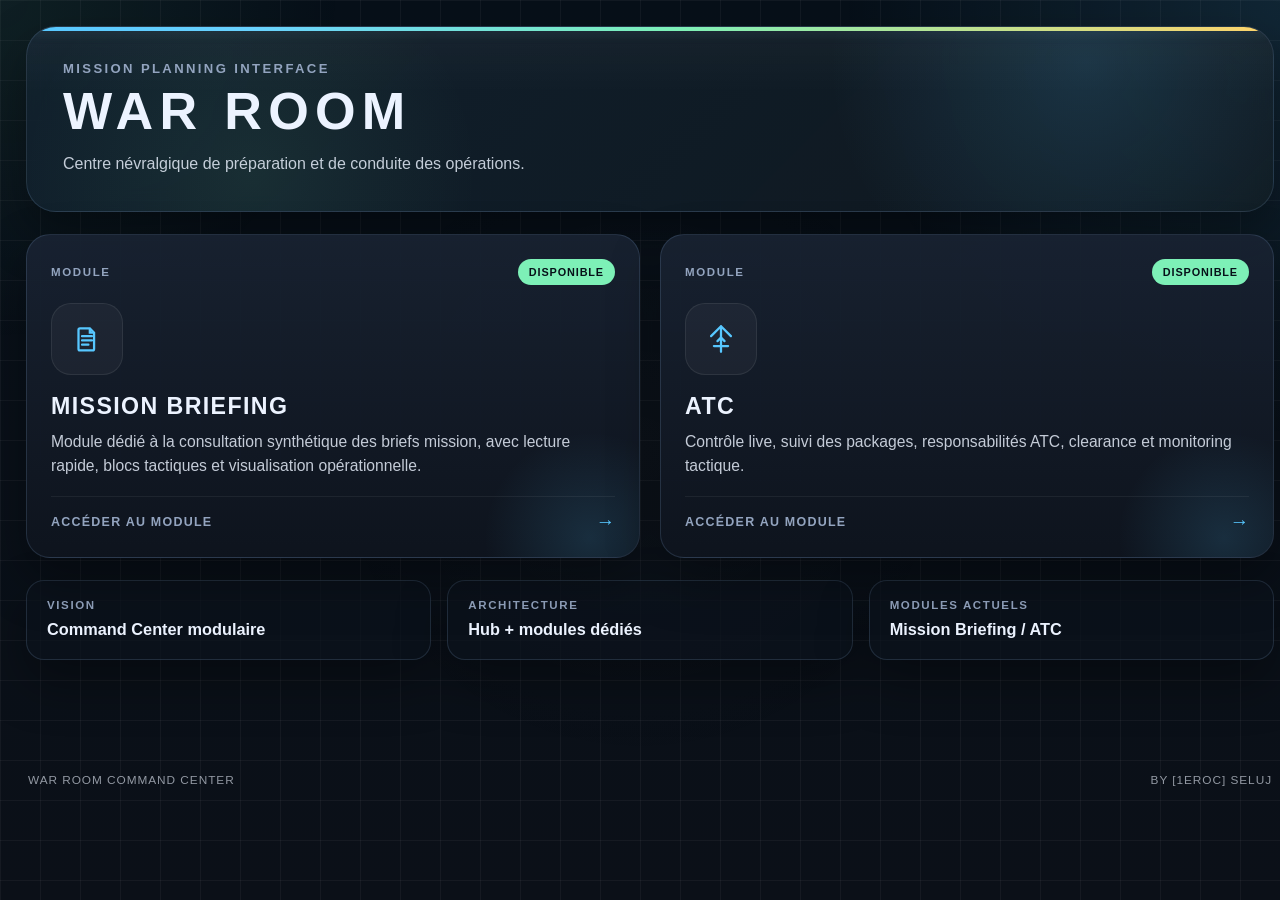
<file: index.html>
<!DOCTYPE html>
<html lang="fr">
<head>
  <meta charset="UTF-8" />
  <meta name="viewport" content="width=device-width, initial-scale=1.0" />
  <title>WAR ROOM · Command Center</title>
  <link rel="stylesheet" href="./style.css" />
</head>
<body>
  <div class="app-shell">
    <header class="hero">
      <div class="hero-topline">Mission Planning Interface</div>
      <h1 class="hero-title">WAR ROOM</h1>
      <p class="hero-subtitle">
        Centre névralgique de préparation et de conduite des opérations.
      </p>
    </header>

    <main class="hub-grid">
      <a class="hub-card" href="./mission-briefing/index.html" aria-label="Ouvrir le module Mission Briefing">
        <div class="hub-card-glow"></div>
        <div class="hub-card-head">
          <div class="hub-kicker">Module</div>
          <div class="hub-status status-ready">Disponible</div>
        </div>

        <div class="hub-icon" aria-hidden="true">
          <svg viewBox="0 0 24 24" fill="none">
            <path d="M7 4.5h7l3 3V19a1 1 0 0 1-1 1H7a1 1 0 0 1-1-1V5.5a1 1 0 0 1 1-1Z" stroke="currentColor" stroke-width="1.6"/>
            <path d="M14 4.5v3h3" stroke="currentColor" stroke-width="1.6"/>
            <path d="M8.5 10h7M8.5 13h7M8.5 16h4.5" stroke="currentColor" stroke-width="1.6" stroke-linecap="round"/>
          </svg>
        </div>

        <div class="hub-card-body">
          <h2 class="hub-card-title">Mission Briefing</h2>
          <p class="hub-card-text">
            Module dédié à la consultation synthétique des briefs mission, avec lecture rapide, blocs tactiques et visualisation opérationnelle.
          </p>
        </div>

        <div class="hub-card-footer">
          <span class="hub-action">Accéder au module</span>
          <span class="hub-arrow" aria-hidden="true">→</span>
        </div>
      </a>

      <a class="hub-card" href="./atc/index.html" aria-label="Ouvrir le module ATC">
        <div class="hub-card-glow"></div>
        <div class="hub-card-head">
          <div class="hub-kicker">Module</div>
          <div class="hub-status status-ready">Disponible</div>
        </div>

        <div class="hub-icon" aria-hidden="true">
          <svg viewBox="0 0 24 24" fill="none">
            <path d="M12 3v18M5 10l7-7 7 7M7 17h10" stroke="currentColor" stroke-width="1.6" stroke-linecap="round" stroke-linejoin="round"/>
            <path d="M9.5 13.5 12 11l2.5 2.5" stroke="currentColor" stroke-width="1.6" stroke-linecap="round" stroke-linejoin="round"/>
          </svg>
        </div>

        <div class="hub-card-body">
          <h2 class="hub-card-title">ATC</h2>
          <p class="hub-card-text">
            Contrôle live, suivi des packages, responsabilités ATC, clearance et monitoring tactique.
          </p>
        </div>

        <div class="hub-card-footer">
          <span class="hub-action">Accéder au module</span>
          <span class="hub-arrow" aria-hidden="true">→</span>
        </div>
      </a>
    </main>

    <section class="overview-panel">
      <div class="overview-card">
        <div class="overview-label">Vision</div>
        <div class="overview-value">Command Center modulaire</div>
      </div>

      <div class="overview-card">
        <div class="overview-label">Architecture</div>
        <div class="overview-value">Hub + modules dédiés</div>
      </div>

      <div class="overview-card">
        <div class="overview-label">Modules actuels</div>
        <div class="overview-value">Mission Briefing / ATC</div>
      </div>
    </section>

    <footer class="footer-bar">
      <span>WAR ROOM Command Center</span>
      <span>By [1eROC] Seluj</span>
    </footer>
  </div>

  <script src="./app.js" defer></script>
</body>
</html>
</file>
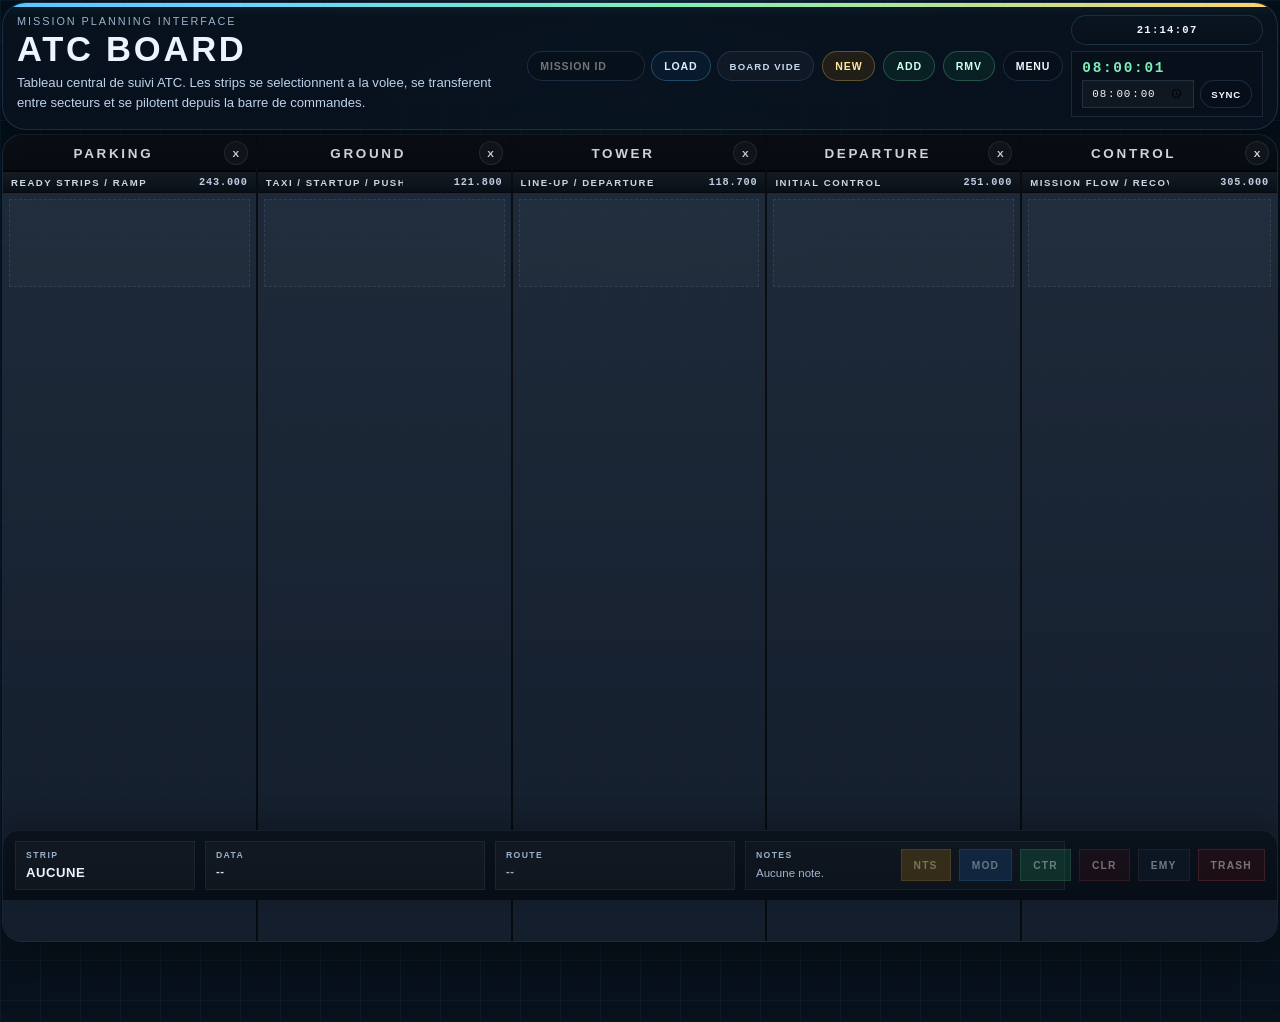
<file: atc/index.html>
<!DOCTYPE html>
<html lang="fr">
<head>
  <meta charset="UTF-8" />
  <meta name="viewport" content="width=device-width, initial-scale=1.0" />
  <title>ATC BOARD</title>
  <link rel="stylesheet" href="./style.css" />
</head>
<body>
  <div class="app-shell">
    <header class="topbar">
      <div class="title-block">
        <p class="subtitle">Mission Planning Interface</p>
        <h1 class="title">ATC BOARD</h1>
        <p class="topbar-note">Tableau central de suivi ATC. Les strips se selectionnent a la volee, se transferent entre secteurs et se pilotent depuis la barre de commandes.</p>
      </div>

      <div class="toolbar">
        <div class="load-brief-group">
          <input class="tool-input" id="missionIdInput" type="text" placeholder="Mission ID" maxlength="12" />
          <button class="tool-btn tool-btn-blue" id="loadMissionBtn" type="button">Load</button>
          <div class="load-status" id="loadStatus" aria-live="polite">Board vide</div>
        </div>
        <button class="tool-btn tool-btn-gold" id="createPackageBtn" type="button">New</button>
        <button class="tool-btn tool-btn-green" id="addSectorBtn" type="button">Add</button>
        <button class="tool-btn tool-btn-green" id="removeSectorBtn" type="button">Rmv</button>
        <a class="tool-btn" href="../index.html">Menu</a>
        <div class="clock-stack">
          <div class="clock-box" id="clockBox" aria-live="polite">--:--:--</div>
          <div class="game-clock-panel">
            <div class="game-clock-display" id="gameClockDisplay" aria-live="polite">--:--:--</div>
            <div class="game-clock-controls">
              <input class="game-clock-input" id="gameClockInput" type="time" step="1" value="08:00:00" />
              <button class="tool-btn tool-btn-compact" id="syncGameClockBtn" type="button">Sync</button>
            </div>
          </div>
        </div>
      </div>
    </header>

    <main class="board-shell">
      <section class="board-grid" id="boardGrid"></section>
      <footer class="board-actions-bar">
        <div class="board-actions-status">
          <div class="board-actions-chip">
            <div class="board-actions-label">Strip</div>
            <div class="board-actions-value" id="selectedStripLabel">Aucune</div>
          </div>
          <div class="board-actions-chip">
            <div class="board-actions-label">Data</div>
            <div class="board-actions-meta" id="selectedStripMeta">--</div>
          </div>
          <div class="board-actions-chip">
            <div class="board-actions-label">Route</div>
            <div class="board-actions-route" id="selectedStripRoute">--</div>
          </div>
          <div class="board-actions-chip board-actions-chip-notes">
            <div class="board-actions-label">Notes</div>
            <div class="board-actions-notes" id="selectedStripNotes">Aucune note.</div>
          </div>
        </div>

        <div class="board-actions-controls">
          <button class="board-action-btn board-action-btn--gold" id="notesActionBtn" type="button">Nts</button>
          <button class="board-action-btn board-action-btn--blue" id="editStripActionBtn" type="button">Mod</button>
          <button class="board-action-btn board-action-btn--green" id="controlActionBtn" type="button">Ctr</button>
          <button class="board-action-btn" id="clearanceActionBtn" type="button">Clr</button>
          <button class="board-action-btn board-action-btn--danger" id="emergencyActionBtn" type="button">Emy</button>
          <button class="board-action-btn board-action-btn--danger" id="deleteActionBtn" type="button">Trash</button>
        </div>
      </footer>
    </main>
  </div>

  <script src="./app.js" defer></script>
</body>
</html>
</file>
<file: style.css>
:root{
  --bg:#0b1018;
  --bg-deep:#071019;
  --card:linear-gradient(180deg,rgba(24,34,49,.96),rgba(14,20,30,.98));
  --card-soft:rgba(255,255,255,.03);
  --border:rgba(135,169,214,.18);
  --border-strong:rgba(135,169,214,.34);
  --text:#ecf3ff;
  --muted:#93a4bf;
  --accent:#57c7ff;
  --accent-2:#7df0b7;
  --warning:#ffd36a;
  --shadow:0 22px 50px rgba(0,0,0,.35);
  --radius-xl:24px;
  --radius-lg:18px;
  --radius-md:14px;
  font-family:Inter,"Segoe UI",Roboto,Helvetica,Arial,sans-serif;
}

*{
  box-sizing:border-box;
}

html,
body{
  margin:0;
  min-height:100%;
  color:var(--text);
  background-color:var(--bg);
}

body{
  position:relative;
  padding:26px;
  background-image:
    linear-gradient(rgba(255,255,255,.045) 1px, transparent 1px),
    linear-gradient(90deg, rgba(255,255,255,.045) 1px, transparent 1px),
    linear-gradient(180deg, #071019 0%, #0b1018 100%);
  background-size:
    40px 40px,
    40px 40px,
    100% 100%;
  background-attachment:fixed;
}

body::before{
  content:"";
  position:fixed;
  inset:0;
  pointer-events:none;
  background:
    radial-gradient(circle at top right, rgba(87,199,255,.12), transparent 28%),
    radial-gradient(circle at top left, rgba(125,240,183,.07), transparent 22%),
    radial-gradient(circle at center, rgba(255,255,255,.02), transparent 42%);
}

.app-shell{
  position:relative;
  z-index:1;
  width:min(1360px, calc(100vw - 32px));
  min-height:calc(100vh - 52px);
  margin:0 auto;
  display:grid;
  grid-template-rows:auto auto auto 1fr;
  gap:22px;
  align-content:start;
}

.hero{
  position:relative;
  overflow:hidden;
  padding:34px 36px;
  border:1px solid var(--border);
  border-radius:30px;
  background:
    linear-gradient(180deg, rgba(255,255,255,.03), transparent 36%),
    linear-gradient(135deg, rgba(87,199,255,.08), rgba(125,240,183,.03)),
    rgba(12,18,28,.84);
  box-shadow:var(--shadow);
  backdrop-filter:blur(12px);
}

.hero::before{
  content:"";
  position:absolute;
  inset:0 0 auto 0;
  height:4px;
  background:linear-gradient(
    90deg,
    var(--accent) 0%,
    #69d2ff 18%,
    var(--accent-2) 52%,
    var(--warning) 100%
  );
  box-shadow:
    0 0 14px rgba(87,199,255,.18),
    0 0 18px rgba(255,211,106,.08);
  z-index:2;
}

.hero::after{
  content:"";
  position:absolute;
  inset:0;
  pointer-events:none;
  background:
    radial-gradient(circle at 85% 20%, rgba(87,199,255,.14), transparent 24%),
    radial-gradient(circle at 18% 80%, rgba(125,240,183,.08), transparent 22%);
}

.hero-topline{
  position:relative;
  z-index:1;
  margin-bottom:10px;
  color:var(--muted);
  font-size:.82rem;
  font-weight:700;
  letter-spacing:.18em;
  text-transform:uppercase;
}

.hero-title{
  position:relative;
  z-index:1;
  margin:0;
  font-size:clamp(2.3rem,1.5rem + 2.2vw,4.2rem);
  font-weight:900;
  letter-spacing:.12em;
  line-height:.96;
  text-transform:uppercase;
}

.hero-subtitle{
  position:relative;
  z-index:1;
  max-width:760px;
  margin:16px 0 0;
  color:rgba(236,243,255,.82);
  font-size:1rem;
  line-height:1.55;
}

.hub-grid{
  display:grid;
  grid-template-columns:repeat(2, minmax(0,1fr));
  gap:20px;
}

.hub-card{
  position:relative;
  overflow:hidden;
  display:grid;
  gap:18px;
  min-height:320px;
  padding:24px;
  border:1px solid var(--border);
  border-radius:var(--radius-xl);
  background:var(--card);
  box-shadow:var(--shadow);
  color:var(--text);
  text-decoration:none;
  transition:
    transform .18s ease,
    border-color .18s ease,
    box-shadow .18s ease,
    background .18s ease,
    opacity .18s ease;
}

.hub-card:hover{
  transform:translateY(-4px);
  border-color:rgba(87,199,255,.34);
  box-shadow:0 28px 60px rgba(0,0,0,.42);
}

.hub-card:focus-visible{
  outline:none;
  border-color:rgba(87,199,255,.55);
  box-shadow:
    0 0 0 4px rgba(87,199,255,.16),
    0 28px 60px rgba(0,0,0,.42);
}

.hub-card-glow{
  position:absolute;
  inset:auto -10% -28% auto;
  width:220px;
  height:220px;
  border-radius:50%;
  background:radial-gradient(circle, rgba(87,199,255,.14), transparent 68%);
  pointer-events:none;
}

.hub-card-head{
  position:relative;
  z-index:1;
  display:flex;
  align-items:center;
  justify-content:space-between;
  gap:12px;
  flex-wrap:wrap;
}

.hub-kicker,
.overview-label{
  color:var(--muted);
  font-size:.72rem;
  font-weight:700;
  letter-spacing:.14em;
  text-transform:uppercase;
}

.hub-status{
  padding:6px 10px;
  border-radius:999px;
  font-size:.68rem;
  font-weight:800;
  letter-spacing:.08em;
  text-transform:uppercase;
  border:1px solid rgba(255,255,255,.08);
}

.status-ready{
  color:#071019;
  background:var(--accent-2);
  border-color:rgba(125,240,183,.55);
}

.status-build{
  color:#ffe7a8;
  background:rgba(255,211,106,.12);
  border-color:rgba(255,211,106,.22);
}

.hub-icon{
  position:relative;
  z-index:1;
  width:72px;
  height:72px;
  display:grid;
  place-items:center;
  border-radius:20px;
  background:rgba(255,255,255,.04);
  border:1px solid rgba(255,255,255,.08);
  color:var(--accent);
}

.hub-icon svg{
  width:34px;
  height:34px;
}

.hub-card-body{
  position:relative;
  z-index:1;
  display:grid;
  gap:10px;
  align-content:start;
}

.hub-card-title{
  margin:0;
  font-size:1.45rem;
  font-weight:850;
  letter-spacing:.06em;
  text-transform:uppercase;
}

.hub-card-text{
  margin:0;
  color:rgba(236,243,255,.82);
  font-size:.98rem;
  line-height:1.55;
}

.hub-card-footer{
  position:relative;
  z-index:1;
  margin-top:auto;
  display:flex;
  align-items:center;
  justify-content:space-between;
  gap:12px;
  padding-top:14px;
  border-top:1px solid rgba(255,255,255,.06);
}

.hub-action{
  font-size:.78rem;
  font-weight:800;
  letter-spacing:.1em;
  text-transform:uppercase;
  color:var(--muted);
}

.hub-arrow{
  font-size:1.2rem;
  font-weight:900;
  color:var(--accent);
  transition:transform .18s ease, color .18s ease;
}

.hub-card:hover .hub-arrow{
  transform:translateX(4px);
}

.is-disabled{
  opacity:.84;
  cursor:default;
}

.is-disabled:hover{
  transform:none;
  border-color:var(--border);
  box-shadow:var(--shadow);
}

.is-disabled:focus-visible{
  border-color:var(--border);
  box-shadow:var(--shadow);
}

.is-disabled .hub-arrow{
  color:var(--warning);
}

.is-disabled:hover .hub-arrow{
  transform:none;
}

.overview-panel{
  display:grid;
  grid-template-columns:repeat(3, minmax(0,1fr));
  gap:16px;
}

.overview-card{
  padding:18px 20px;
  border:1px solid var(--border);
  border-radius:18px;
  background:rgba(12,18,28,.72);
  box-shadow:var(--shadow);
}

.overview-value{
  margin-top:8px;
  font-size:1.02rem;
  font-weight:800;
  line-height:1.3;
}

.footer-bar{
  display:flex;
  align-items:center;
  justify-content:space-between;
  gap:14px;
  flex-wrap:wrap;
  padding:4px 2px 0;
  color:rgba(236,243,255,.6);
  font-size:.74rem;
  letter-spacing:.08em;
  text-transform:uppercase;
}

@media (max-width:1100px){
  .hub-grid{
    grid-template-columns:repeat(2, minmax(0,1fr));
  }

  .overview-panel{
    grid-template-columns:1fr;
  }
}

@media (max-width:720px){
  body{
    padding:14px;
  }

  .app-shell{
    width:min(100vw - 12px, 100%);
    min-height:auto;
    gap:16px;
  }

  .hero{
    padding:24px 20px;
    border-radius:24px;
  }

  .hub-grid{
    grid-template-columns:1fr;
  }

  .hub-card{
    min-height:280px;
    padding:20px;
  }

  .footer-bar{
    flex-direction:column;
    align-items:flex-start;
  }
}
</file>
<file: atc/style.css>
:root{
  --bg:#07111b;
  --bg-2:#0b1724;
  --panel:#0f1b2b;
  --panel-2:#142235;
  --border:rgba(140,190,255,.16);
  --border-soft:rgba(140,190,255,.09);
  --text:#edf5ff;
  --muted:#9ab0ca;
  --accent:#58c7ff;
  --accent-2:#7df0b7;
  --warning:#ffd36a;
  --danger:#ff7a7a;
  --shadow:0 20px 50px rgba(0,0,0,.34);
  --radius-xl:24px;
  --radius-lg:18px;
  --radius-md:12px;
  --radius-pill:999px;
  --mono:ui-monospace,SFMono-Regular,Menlo,Monaco,Consolas,"Liberation Mono",monospace;
  --sans:Inter,"Segoe UI",Roboto,Helvetica,Arial,sans-serif;
  --shell-max-width:2400px;
  --strip-height:88px;
  --strip-gap:6px;
  --strip-first-line:97px;
  --strip-rhythm:94px;
}

*,
*::before,
*::after{
  box-sizing:border-box;
}

html,
body{
  margin:0;
  min-height:100%;
}

body{
  color:var(--text);
  font-family:var(--sans);
  background:
    linear-gradient(rgba(88,199,255,.05) 1px, transparent 1px),
    linear-gradient(90deg, rgba(88,199,255,.05) 1px, transparent 1px),
    radial-gradient(circle at top, rgba(88,199,255,.10), transparent 28%),
    linear-gradient(180deg, #04101a 0%, #08121d 100%);
  background-size:40px 40px, 40px 40px, auto, auto;
}

button,
input,
select,
textarea{
  font:inherit;
}

button{
  border:none;
  cursor:pointer;
}

a{
  color:inherit;
  text-decoration:none;
}

.app-shell{
  width:min(var(--shell-max-width), calc(100% - 4px));
  margin:2px auto;
  padding-bottom:78px;
}

.topbar{
  position:relative;
  display:grid;
  grid-template-columns:minmax(340px, 1fr) auto;
  gap:18px;
  align-items:start;
  padding:12px 14px;
  border:1px solid var(--border);
  border-radius:var(--radius-xl);
  background:linear-gradient(180deg, rgba(8,18,30,.95), rgba(8,18,30,.88));
  box-shadow:var(--shadow);
  overflow:hidden;
}

.topbar::before{
  content:"";
  position:absolute;
  inset:0 0 auto 0;
  height:4px;
  background:linear-gradient(90deg, var(--accent) 0%, #69d2ff 18%, #7df0b7 52%, #ffd36a 100%);
  box-shadow:0 0 14px rgba(88,199,255,.16), 0 0 18px rgba(255,211,106,.08);
}

.subtitle{
  margin:0 0 6px;
  color:var(--muted);
  font-size:.68rem;
  letter-spacing:.18em;
  text-transform:uppercase;
}

.title{
  margin:0;
  color:#eef4ff;
  font-size:clamp(1.7rem, 2.7vw, 2.9rem);
  line-height:.94;
  letter-spacing:.08em;
  font-weight:900;
  text-transform:uppercase;
}

.topbar-note{
  margin:8px 0 0;
  max-width:760px;
  color:#bfd2eb;
  font-size:.82rem;
  line-height:1.45;
}

.toolbar{
  display:flex;
  align-items:center;
  justify-content:flex-end;
  gap:8px;
  flex-wrap:wrap;
}

.load-brief-group{
  display:flex;
  align-items:center;
  gap:6px;
  flex-wrap:wrap;
}

.load-status{
  display:inline-flex;
  align-items:center;
  min-height:30px;
  padding:0 12px;
  border:1px solid rgba(140,190,255,.14);
  border-radius:var(--radius-pill);
  background:rgba(255,255,255,.03);
  color:#c8d9ee;
  font-size:.6rem;
  font-weight:900;
  letter-spacing:.12em;
  text-transform:uppercase;
}

.load-status.is-success{
  border-color:rgba(125,240,183,.24);
  background:rgba(22,94,67,.30);
  color:#d8fff0;
}

.load-status.is-error{
  border-color:rgba(255,122,122,.28);
  background:rgba(120,16,16,.24);
  color:#ffe1e1;
}

.load-status.is-loading{
  border-color:rgba(88,199,255,.24);
  background:rgba(16,44,78,.30);
  color:#d7efff;
}

.clock-stack{
  display:grid;
  gap:6px;
}

.tool-btn,
.clock-box,
.tool-input{
  display:inline-flex;
  align-items:center;
  justify-content:center;
  min-height:30px;
  padding:0 12px;
  border:1px solid rgba(140,190,255,.16);
  border-radius:var(--radius-pill);
  background:rgba(7,16,26,.72);
  color:#f2f7ff;
  font-size:.66rem;
  font-weight:900;
  letter-spacing:.08em;
  text-transform:uppercase;
}

.tool-input{
  width:118px;
  justify-content:flex-start;
  outline:none;
}

.tool-btn{
  transition:border-color .18s ease, background .18s ease, transform .18s ease;
}

.tool-btn-compact{
  min-height:28px;
  padding:0 10px;
  font-size:.6rem;
}

.tool-btn:hover{
  border-color:rgba(140,190,255,.34);
  background:rgba(12,24,38,.92);
  transform:translateY(-1px);
}

.tool-btn-gold{
  border-color:rgba(255,211,106,.28);
  background:rgba(84,58,10,.34);
  color:#ffe59f;
}

.tool-btn-green{
  border-color:rgba(125,240,183,.24);
  background:rgba(16,72,52,.30);
  color:#cffff0;
}

.tool-btn-blue{
  border-color:rgba(88,199,255,.28);
  background:rgba(16,44,78,.30);
  color:#d7efff;
}

.clock-box{
  min-width:114px;
  font-family:var(--mono);
  letter-spacing:.12em;
  background:linear-gradient(180deg, rgba(10,22,34,.90), rgba(7,16,26,.94));
}

.game-clock-panel{
  display:grid;
  gap:4px;
  padding:8px 10px;
  border:1px solid rgba(140,190,255,.14);
  background:rgba(7,16,26,.74);
}

.game-clock-display{
  color:#7df0b7;
  font-family:var(--mono);
  font-size:.9rem;
  font-weight:900;
  letter-spacing:.12em;
  text-transform:uppercase;
}

.game-clock-controls{
  display:flex;
  align-items:center;
  gap:6px;
}

.game-clock-input{
  min-width:0;
  width:112px;
  min-height:28px;
  padding:0 8px;
  border:1px solid rgba(140,190,255,.14);
  background:rgba(255,255,255,.03);
  color:#eef6ff;
  outline:none;
  font-family:var(--mono);
  font-size:.68rem;
  letter-spacing:.08em;
}

.game-clock-input:focus{
  border-color:rgba(88,199,255,.34);
  box-shadow:0 0 0 3px rgba(88,199,255,.08);
}

.board-shell{
  margin-top:4px;
  border:1px solid rgba(140,190,255,.12);
  border-radius:20px;
  background:linear-gradient(180deg, rgba(11,22,36,.84), rgba(8,16,26,.92));
  box-shadow:var(--shadow);
  overflow:hidden;
  height:calc(100vh - 92px);
  display:grid;
  grid-template-rows:minmax(0, 1fr) auto;
}

.board-grid{
  display:grid;
  gap:0;
  height:100%;
  min-width:0;
}

.board-actions-bar{
  position:fixed;
  bottom:0;
  left:50%;
  transform:translateX(-50%);
  width:min(var(--shell-max-width), calc(100% - 4px));
  z-index:20;
  display:grid;
  grid-template-columns:minmax(220px, 1fr) auto;
  gap:14px;
  align-items:center;
  padding:10px 12px;
  border:1px solid rgba(140,190,255,.10);
  border-top:1px solid rgba(140,190,255,.10);
  border-bottom:none;
  border-radius:16px 16px 0 0;
  background:linear-gradient(180deg, rgba(10,18,28,.98), rgba(8,14,22,.98));
  box-shadow:0 -10px 24px rgba(0,0,0,.24);
}

.board-actions-bar.is-emergency{
  border-color:rgba(255,110,110,.40);
  background:
    linear-gradient(90deg, rgba(140,24,30,.96) 0%, rgba(84,18,22,.94) 42%, rgba(42,10,14,.30) 68%, rgba(8,14,22,.98) 82%, rgba(8,14,22,.98) 100%);
  animation:strip-emergency-card-pulse .9s linear infinite;
}

.board-actions-status{
  min-width:0;
  position:relative;
  display:grid;
  grid-template-columns:minmax(180px, 1fr) minmax(280px, 1.3fr) minmax(240px, 1.1fr) minmax(320px, 1.5fr);
  gap:10px;
  align-items:stretch;
}

.board-actions-chip{
  min-width:0;
  padding:8px 10px;
  border:1px solid rgba(140,190,255,.08);
  background:rgba(255,255,255,.03);
}

.board-actions-chip-notes{
  background:rgba(255,255,255,.02);
}

.board-actions-bar.is-emergency .board-actions-chip,
.board-actions-bar.is-emergency .board-actions-chip-notes{
  border-color:transparent;
  background:transparent;
}

.board-actions-label{
  color:var(--muted);
  font-size:.54rem;
  font-weight:900;
  letter-spacing:.16em;
  text-transform:uppercase;
}

.board-actions-value{
  margin-top:5px;
  color:#eef4ff;
  font-size:.82rem;
  font-weight:900;
  letter-spacing:.04em;
  text-transform:uppercase;
  white-space:nowrap;
  overflow:hidden;
  text-overflow:ellipsis;
}

.board-actions-notes{
  margin-top:5px;
  color:#9fb6d2;
  font-size:.72rem;
  line-height:1.4;
  white-space:nowrap;
  overflow:hidden;
  text-overflow:ellipsis;
}

.board-actions-meta,
.board-actions-route{
  margin-top:5px;
  color:#d6e3f3;
  font-size:.7rem;
  font-weight:800;
  letter-spacing:.04em;
  text-transform:uppercase;
  white-space:nowrap;
  overflow:hidden;
  text-overflow:ellipsis;
}

.board-actions-route{
  color:#9fb6d2;
  font-weight:700;
}

.board-actions-controls{
  display:flex;
  align-items:center;
  gap:8px;
  flex-wrap:wrap;
}

.board-action-btn{
  min-height:32px;
  padding:0 12px;
  border:1px solid rgba(140,190,255,.14);
  background:rgba(18,32,48,.92);
  color:#eef6ff;
  font-size:.64rem;
  font-weight:900;
  letter-spacing:.12em;
  text-transform:uppercase;
}

.board-action-btn[disabled]{
  opacity:.45;
  cursor:default;
}

.board-action-btn--danger{
  border-color:rgba(255,122,122,.20);
}

#deleteActionBtn{
  border-color:rgba(255,122,122,.34);
  background:rgba(120,16,16,.42);
  color:#fff1f1;
}

.board-action-btn--gold{
  border-color:rgba(255,211,106,.28);
  background:rgba(122,88,18,.80);
  color:#ffe59f;
}

.board-action-btn--blue{
  border-color:rgba(88,199,255,.28);
  background:rgba(22,68,120,.82);
  color:#cfeeff;
}

.board-action-btn--green{
  border-color:rgba(125,240,183,.28);
  background:rgba(22,94,67,.82);
  color:#d8fff0;
}

#clearanceActionBtn{
  border-color:rgba(255,122,122,.24);
  background:rgba(92,18,24,.38);
  color:#ffe1e1;
}

#clearanceActionBtn.is-active{
  border-color:rgba(125,240,183,.32);
  background:rgba(22,94,67,.82);
  color:#d8fff0;
}

.board-action-btn.is-active{
  color:#fff1f1;
  border-color:rgba(255,122,122,.34);
  background:rgba(120,16,16,.42);
  animation:strip-emergency-pulse 1s linear infinite;
}

.board-column{
  display:flex;
  flex-direction:column;
  min-width:0;
  border-right:2px solid rgba(0,0,0,.62);
  background:linear-gradient(180deg, rgba(39,53,71,.56), rgba(20,31,47,.76));
}

.board-column:last-child{
  border-right:none;
}

.board-column-head{
  padding:6px 8px 5px;
  border-bottom:2px solid rgba(0,0,0,.7);
  background:linear-gradient(180deg, rgba(12,17,24,.98), rgba(7,11,18,.98));
}

.board-column-head-row{
  display:grid;
  grid-template-columns:minmax(0, 1fr) auto;
  gap:8px;
  align-items:center;
}

.board-column-title-input{
  width:100%;
  min-width:0;
  padding:0;
  border:none;
  background:transparent;
  color:#f4f8ff;
  font-size:.84rem;
  font-weight:900;
  letter-spacing:.2em;
  text-transform:uppercase;
  text-align:center;
  outline:none;
}

.board-column-delete-btn{
  width:24px;
  height:24px;
  border:1px solid rgba(140,190,255,.14);
  border-radius:999px;
  background:rgba(255,255,255,.04);
  color:#eef4ff;
  font-size:.62rem;
  font-weight:900;
}

.board-column-subhead{
  display:grid;
  grid-template-columns:minmax(0, 1fr) 92px;
  gap:8px;
  align-items:center;
  padding:4px 8px;
  border-bottom:1px solid rgba(0,0,0,.64);
  background:linear-gradient(180deg, rgba(21,28,37,.98), rgba(10,15,22,.98));
}

.board-column-label-input,
.board-column-freq-input{
  min-width:0;
  padding:0;
  border:none;
  background:transparent;
  outline:none;
}

.board-column-label-input{
  color:#d4dcea;
  font-size:.6rem;
  font-weight:800;
  letter-spacing:.16em;
  text-transform:uppercase;
}

.board-column-freq-input{
  width:92px;
  color:#c5d5ea;
  font-size:.64rem;
  font-weight:800;
  font-family:var(--mono);
  letter-spacing:.08em;
  text-align:right;
}

.board-column-title-input:focus,
.board-column-label-input:focus,
.board-column-freq-input:focus{
  background:rgba(255,255,255,.05);
}

.board-column-body{
  flex:1 1 auto;
  display:grid;
  align-content:start;
  gap:6px;
  padding:6px;
  min-height:0;
  overflow:auto;
  background:linear-gradient(180deg, rgba(255,255,255,.018), rgba(255,255,255,.01));
}

.board-column-body.is-over{
  background:linear-gradient(180deg, rgba(88,199,255,.07), rgba(88,199,255,.02));
}

.empty-lane{
  height:var(--strip-height);
  min-height:var(--strip-height);
  max-height:var(--strip-height);
  border:1px dashed rgba(255,255,255,.08);
  background:rgba(255,255,255,.02);
  margin-bottom:0;
}

.strip{
  position:relative;
  display:grid;
  grid-template-rows:56px 22px;
  gap:2px;
  padding:4px;
  min-height:88px;
  border:1px solid rgba(7,12,18,.64);
  background:
    linear-gradient(180deg, rgba(21,34,52,.98), rgba(12,22,34,.98)),
    radial-gradient(circle at top right, rgba(88,199,255,.08), transparent 34%);
  color:#edf5ff;
  box-shadow:
    inset 0 1px 0 rgba(255,255,255,.05),
    0 6px 12px rgba(0,0,0,.16);
  cursor:grab;
  overflow:hidden;
}

.strip.is-selected{
  box-shadow:
    inset 0 1px 0 rgba(255,255,255,.05),
    0 0 0 1px rgba(88,199,255,.36),
    0 0 18px rgba(88,199,255,.14);
}

.strip::before{
  content:"";
  position:absolute;
  inset:0 auto 0 0;
  width:7px;
  background:var(--strip-accent, var(--accent));
}

.strip.is-emergency{
  background:
    linear-gradient(90deg, rgba(255,86,86,.58), rgba(84,16,20,.96) 18%, rgba(42,10,15,.98) 100%),
    radial-gradient(circle at top right, rgba(255,122,122,.22), transparent 34%);
  border-color:rgba(255,120,120,.52);
  animation:strip-emergency-card-pulse .9s linear infinite;
}

.strip-row{
  display:grid;
  gap:3px;
  min-width:0;
}

.strip-row-top{
  grid-template-columns:24px minmax(136px, 1.8fr) 72px minmax(120px, 1.15fr) minmax(74px, .9fr);
  align-items:stretch;
  min-height:56px;
}

.strip-row-meta{
  grid-template-columns:minmax(0, 1fr) 52px;
  align-items:stretch;
  justify-content:start;
  min-height:22px;
}

.strip-row-top > *{
  height:100%;
}

.strip-block{
  display:flex;
  flex-direction:column;
  justify-content:space-between;
  align-items:flex-start;
  min-width:0;
  min-height:100%;
  padding:5px 6px;
  border:1px solid rgba(255,255,255,.07);
  background:rgba(255,255,255,.03);
  overflow:hidden;
}

.strip-select-wrap{
  display:flex;
  align-items:center;
  justify-content:center;
}

.strip-select-btn{
  width:16px;
  height:16px;
  border:1px solid rgba(140,190,255,.28);
  border-radius:50%;
  background:rgba(255,255,255,.04);
  box-shadow:inset 0 0 0 2px rgba(8,16,26,.96);
}

.strip-select-btn.is-selected{
  background:var(--accent-2);
  border-color:rgba(125,240,183,.52);
  box-shadow:0 0 10px rgba(125,240,183,.28);
}

.strip-block-actions{
  justify-content:center;
}

.strip-block-notes{
  min-width:0;
}

.strip-block-primary{
  justify-content:space-between;
}

.strip-block-primary .strip-big{
  width:100%;
  max-width:100%;
  font-size:clamp(.88rem, .95vw, 1.08rem);
  font-weight:1000;
  letter-spacing:.075em;
}

.strip-primary-subline{
  display:flex;
  align-items:center;
  gap:5px;
  min-width:0;
  flex-wrap:nowrap;
  overflow:hidden;
}

.strip-block-radio{
  justify-content:space-between;
  align-items:flex-start;
}

.strip-block-loadout{
  justify-content:space-between;
  align-items:flex-start;
}

.strip-block-altitude{
  justify-content:space-between;
  align-items:flex-start;
}

.strip-block-radio .strip-big{
  font-size:.82rem;
}

.strip-block-altitude .strip-big{
  font-size:.72rem;
}

.strip-big{
  width:auto;
  min-width:0;
  color:#eef5ff;
  font-family:var(--mono);
  font-size:.9rem;
  font-weight:900;
  letter-spacing:.06em;
  text-transform:uppercase;
  outline:none;
  flex:0 1 auto;
  white-space:nowrap;
  line-height:1;
  overflow:hidden;
  text-overflow:ellipsis;
}

.strip-inline-input{
  min-width:0;
  color:#9fb7d3;
  font-size:.62rem;
  font-weight:900;
  letter-spacing:.1em;
  text-transform:uppercase;
  outline:none;
  white-space:nowrap;
  overflow:hidden;
  text-overflow:ellipsis;
}

.strip-inline-input-count{
  max-width:18px;
  color:#eef5ff;
}

.strip-inline-input-aircraft{
  max-width:68px;
}

.strip-inline-input-task{
  max-width:94px;
}

.strip-small{
  width:100%;
  min-width:0;
  color:#9fb7d3;
  font-size:.52rem;
  font-weight:800;
  letter-spacing:.1em;
  text-transform:uppercase;
  outline:none;
  overflow:hidden;
  text-overflow:ellipsis;
}

.strip-big::placeholder,
.strip-small::placeholder,
.strip-mid::placeholder,
.strip-notes::placeholder{
  color:rgba(237,245,255,.28);
}

.strip-code{
  text-align:left;
}

.strip-label{
  margin-bottom:3px;
  color:#6d88a6;
  font-size:.43rem;
  font-weight:900;
  letter-spacing:.18em;
  text-transform:uppercase;
  line-height:1;
}

.strip-mid{
  width:100%;
  min-width:0;
  color:#f2f7ff;
  font-size:.66rem;
  font-weight:900;
  overflow:hidden;
  text-overflow:ellipsis;
  white-space:nowrap;
  line-height:1.1;
}

.strip-stack{
  display:grid;
  gap:2px;
}

.strip-meta-pill{
  display:inline-flex;
  align-items:center;
  justify-content:center;
  min-width:0;
  min-height:100%;
  padding:0 10px;
  border:1px solid rgba(140,190,255,.10);
  background:rgba(255,255,255,.03);
  color:#cfe0f4;
  font-size:.72rem;
  font-weight:900;
  letter-spacing:.05em;
  text-transform:uppercase;
  font-family:var(--mono);
  white-space:nowrap;
  overflow:hidden;
  text-overflow:ellipsis;
  width:100%;
}

.strip-meta-pill[data-strip-timer]{
  justify-content:flex-start;
  padding:0 12px;
}

.strip-meta-pill-clearance{
  width:52px;
  min-width:52px;
  max-width:52px;
  justify-content:center;
}

.strip-meta-pill-clearance.is-pending{
  border-color:rgba(255,122,122,.22);
  background:rgba(92,18,24,.34);
  color:#ffd6d6;
}

.strip-meta-pill-clearance.is-cleared{
  border-color:rgba(125,240,183,.24);
  background:rgba(22,94,67,.72);
  color:#d8fff0;
}

.board-grid[data-density="hide-loadout"] .strip-row-top{
  grid-template-columns:24px minmax(128px, 1.9fr) 72px minmax(74px, .95fr);
}

.board-grid[data-density="hide-loadout"] .strip-block-loadout{
  display:none;
}

.board-grid[data-density="hide-radio"] .strip-row-top{
  grid-template-columns:24px minmax(130px, 2.1fr) minmax(74px, .95fr);
}

.board-grid[data-density="hide-radio"] .strip-block-loadout,
.board-grid[data-density="hide-radio"] .strip-block-radio{
  display:none;
}

.board-grid[data-density="hide-altitude"] .strip-row-top{
  grid-template-columns:24px minmax(0, 1fr);
}

.board-grid[data-density="hide-altitude"] .strip-block-loadout,
.board-grid[data-density="hide-altitude"] .strip-block-radio,
.board-grid[data-density="hide-altitude"] .strip-block-altitude{
  display:none;
}

.strip-notes{
  width:100%;
  min-height:32px;
  padding:0;
  border:none;
  background:transparent;
  color:#eaf3ff;
  font-size:.62rem;
  line-height:1.35;
  resize:vertical;
  outline:none;
}

.modal-backdrop{
  position:fixed;
  inset:0;
  display:flex;
  align-items:center;
  justify-content:center;
  padding:20px;
  background:rgba(3,8,14,.44);
  backdrop-filter:blur(10px);
  z-index:100;
}

.modal-card{
  width:min(520px, 100%);
  border:1px solid rgba(140,190,255,.18);
  border-radius:22px;
  background:linear-gradient(180deg, rgba(12,22,34,.98), rgba(8,16,26,.98));
  box-shadow:0 24px 60px rgba(0,0,0,.42);
  overflow:hidden;
}

.modal-card:has(.modal-edit-grid){
  width:min(920px, 100%);
}

.modal-head{
  display:flex;
  align-items:center;
  justify-content:space-between;
  gap:12px;
  padding:14px 16px;
  border-bottom:1px solid rgba(140,190,255,.10);
}

.modal-title{
  margin:0;
  color:#eef4ff;
  font-size:1rem;
  font-weight:900;
  letter-spacing:.08em;
  text-transform:uppercase;
}

.modal-close{
  width:28px;
  height:28px;
  border:1px solid rgba(140,190,255,.14);
  border-radius:999px;
  background:rgba(255,255,255,.04);
  color:#f3f8ff;
  font-size:.7rem;
  font-weight:900;
}

.modal-body{
  padding:16px;
}

.modal-option-grid{
  display:grid;
  gap:10px;
}

.modal-option-btn{
  display:grid;
  gap:4px;
  width:100%;
  padding:12px 14px;
  border:1px solid rgba(140,190,255,.14);
  background:rgba(255,255,255,.03);
  color:#eef5ff;
  text-align:left;
}

.modal-option-btn.is-current{
  border-color:rgba(88,199,255,.34);
  background:rgba(88,199,255,.08);
}

.modal-option-btn--danger{
  border-color:rgba(255,122,122,.26);
  background:rgba(120,16,16,.16);
}

.modal-option-title{
  font-size:.74rem;
  font-weight:900;
  letter-spacing:.08em;
  text-transform:uppercase;
}

.modal-option-subtitle,
.modal-text{
  color:#9bb0ca;
  font-size:.84rem;
  line-height:1.45;
}

.modal-confirm-row{
  display:grid;
  grid-template-columns:repeat(2, minmax(0, 1fr));
  gap:10px;
}

.modal-edit-grid{
  display:grid;
  grid-template-columns:repeat(2, minmax(0, 1fr));
  gap:12px;
  margin-bottom:14px;
}

.modal-field{
  display:grid;
  gap:6px;
  min-width:0;
}

.modal-field-span-2{
  grid-column:1 / -1;
}

.modal-field-label{
  color:#9bb0ca;
  font-size:.62rem;
  font-weight:900;
  letter-spacing:.14em;
  text-transform:uppercase;
}

.modal-field-input,
.modal-field-textarea{
  width:100%;
  min-width:0;
  border:1px solid rgba(140,190,255,.14);
  background:rgba(255,255,255,.03);
  color:#eef5ff;
  outline:none;
}

.modal-field-input{
  min-height:40px;
  padding:0 12px;
}

.modal-field-textarea{
  min-height:120px;
  padding:12px;
  resize:vertical;
  line-height:1.45;
}

.modal-field-textarea-large{
  min-height:180px;
}

.modal-field-input:focus,
.modal-field-textarea:focus{
  border-color:rgba(88,199,255,.34);
  box-shadow:0 0 0 3px rgba(88,199,255,.08);
}

@keyframes strip-emergency-pulse{
  0%, 100%{ box-shadow:inset 0 1px 0 rgba(255,255,255,.05), 0 0 0 rgba(255,0,0,0); }
  50%{ box-shadow:inset 0 1px 0 rgba(255,255,255,.05), 0 0 18px rgba(255,80,80,.46); }
}

@keyframes strip-emergency-card-pulse{
  0%, 100%{
    box-shadow:
      inset 0 1px 0 rgba(255,255,255,.05),
      0 0 0 1px rgba(255,86,86,.28),
      0 0 10px rgba(255,60,60,.18);
    filter:saturate(1);
  }
  50%{
    box-shadow:
      inset 0 1px 0 rgba(255,255,255,.06),
      0 0 0 2px rgba(255,110,110,.56),
      0 0 26px rgba(255,70,70,.46);
    filter:saturate(1.2);
  }
}

@media (max-width:1200px){
  .topbar{
    grid-template-columns:1fr;
  }

  .toolbar{
    justify-content:flex-start;
  }
}

@media (max-width:760px){
  .app-shell{
    width:min(100% - 8px, var(--shell-max-width));
  }

  .board-grid{
    min-height:0;
  }

  .strip-row-top{
    grid-template-columns:24px minmax(0, 1.45fr) 66px minmax(84px, 1fr) 72px;
  }

  .strip-row-meta{
    grid-template-columns:minmax(0, 1fr) 52px;
  }

  .board-actions-bar{
    grid-template-columns:1fr;
  }

  .board-actions-status{
    grid-template-columns:1fr;
  }

  .modal-edit-grid{
    grid-template-columns:1fr;
  }

  .modal-field-span-2{
    grid-column:auto;
  }
}
</file>
